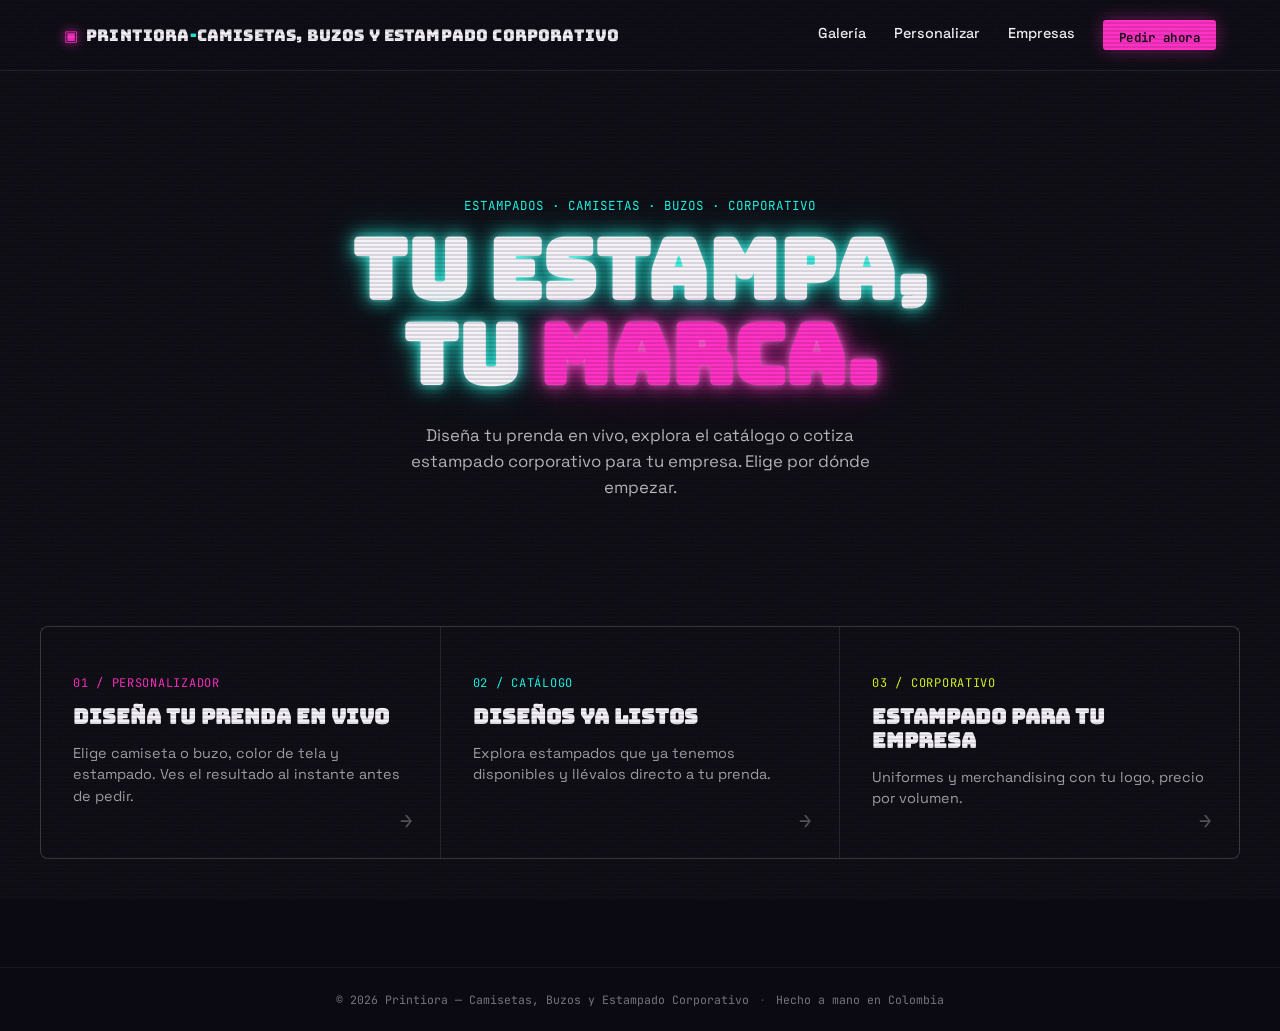
<file: index.html>
<!DOCTYPE html>
<html lang="es">
<head>
<meta charset="UTF-8">
<meta name="viewport" content="width=device-width, initial-scale=1.0">
<title>Printiora — Camisetas, Buzos y Estampado Corporativo</title>
<link rel="preconnect" href="https://fonts.googleapis.com">
<link href="https://fonts.googleapis.com/css2?family=Bungee&family=Space+Grotesk:wght@400;500;700&family=JetBrains+Mono:wght@400;600&display=swap" rel="stylesheet">
<link rel="stylesheet" href="styles.css">
</head>
<body>

<div class="grain"></div>
<div class="scanlines"></div>

<header class="topbar">
  <a href="index.html" class="brand">
    <span class="brand-mark">▣</span>
    <span class="brand-text">PRINTIORA<span class="brand-accent">-</span>Camisetas, Buzos y Estampado Corporativo</span>
  </a>
  <nav class="nav">
    <a href="galeria.html">Galería</a>
    <a href="personalizar.html">Personalizar</a>
    <a href="empresas.html">Empresas</a>
    <a href="personalizar.html" class="nav-cta">Pedir ahora</a>
  </nav>
</header>

<main>

  <section class="landing-hero">
    <p class="eyebrow" style="justify-content:center; display:flex;">Estampados · Camisetas · Buzos · Corporativo</p>
    <h1 class="landing-title">Tu estampa,<br>tu <span class="accent">Marca.</span></h1>
    <p class="landing-sub">Diseña tu prenda en vivo, explora el catálogo o cotiza estampado corporativo para tu empresa. Elige por dónde empezar.</p>
  </section>

  <section class="category-grid">
    <a href="personalizar.html" class="category-card cat-personalizar">
      <span class="category-num">01 / PERSONALIZADOR</span>
      <h2>Diseña tu prenda en vivo</h2>
      <p>Elige camiseta o buzo, color de tela y estampado. Ves el resultado al instante antes de pedir.</p>
    </a>
    <a href="galeria.html" class="category-card cat-galeria">
      <span class="category-num">02 / CATÁLOGO</span>
      <h2>Diseños ya listos</h2>
      <p>Explora estampados que ya tenemos disponibles y llévalos directo a tu prenda.</p>
    </a>
    <a href="empresas.html" class="category-card cat-empresas">
      <span class="category-num">03 / CORPORATIVO</span>
      <h2>Estampado para tu empresa</h2>
      <p>Uniformes y merchandising con tu logo, precio por volumen.</p>
    </a>
  </section>

</main>

<footer class="footer">
  <span>© <span id="year"></span> Printiora — Camisetas, Buzos y Estampado Corporativo</span>
  <span class="footer-dot">·</span>
  <span>Hecho a mano en Colombia</span>
</footer>

<script src="script.js"></script>
</body>
</html>
</file>
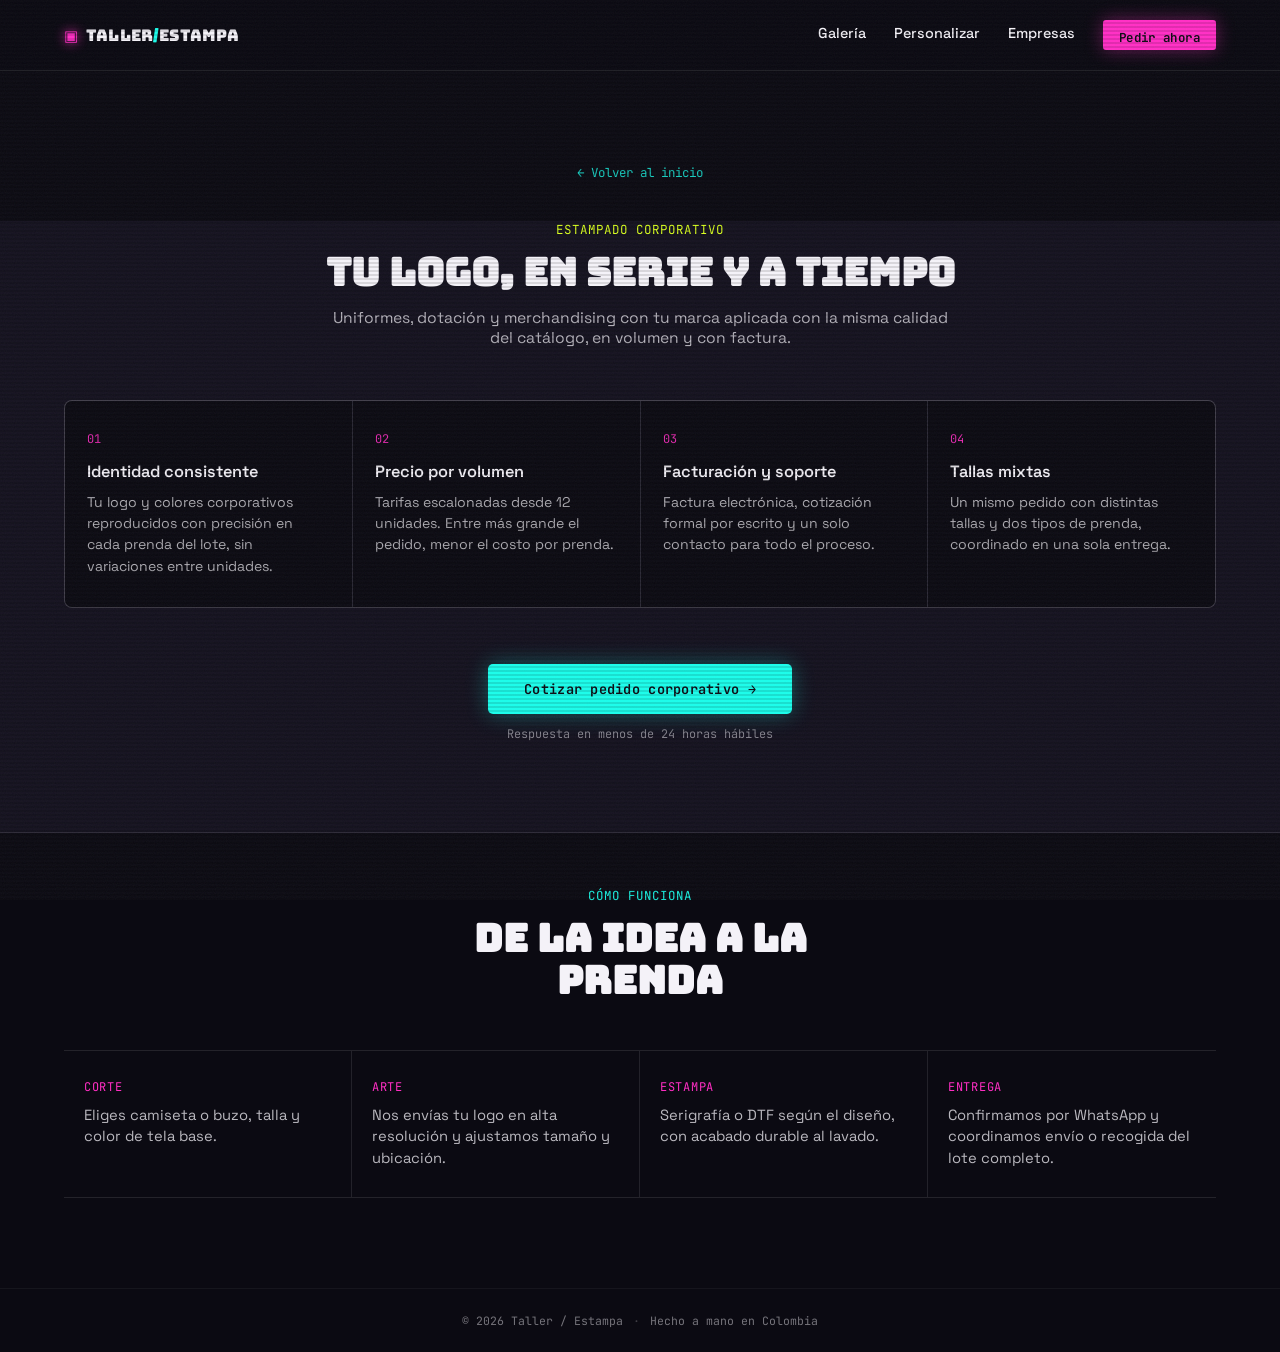
<file: empresas.html>
<!DOCTYPE html>
<html lang="es">
<head>
<meta charset="UTF-8">
<meta name="viewport" content="width=device-width, initial-scale=1.0">
<title>Estampado corporativo — Taller / Estampa</title>
<link rel="preconnect" href="https://fonts.googleapis.com">
<link href="https://fonts.googleapis.com/css2?family=Bungee&family=Space+Grotesk:wght@400;500;700&family=JetBrains+Mono:wght@400;600&display=swap" rel="stylesheet">
<link rel="stylesheet" href="styles.css">
</head>
<body>

<div class="grain"></div>
<div class="scanlines"></div>

<header class="topbar">
  <a href="index.html" class="brand">
    <span class="brand-mark">▣</span>
    <span class="brand-text">TALLER<span class="brand-accent">/</span>ESTAMPA</span>
  </a>
  <nav class="nav">
    <a href="galeria.html">Galería</a>
    <a href="personalizar.html">Personalizar</a>
    <a href="empresas.html">Empresas</a>
    <a href="personalizar.html" class="nav-cta">Pedir ahora</a>
  </nav>
</header>

<main>

  <div class="page-header">
    <a href="index.html" class="back-link">← Volver al inicio</a>
  </div>

  <!-- EMPRESAS / CORPORATIVO -->
  <section class="corp" id="empresas" style="border-top:none; padding-top:0;">
    <div class="corp-inner">
      <div class="corp-head">
        <p class="eyebrow eyebrow-corp">Estampado corporativo</p>
        <h2 class="section-title corp-title">Tu logo, en serie y a tiempo</h2>
        <p class="section-sub corp-sub">Uniformes, dotación y merchandising con tu marca aplicada con la misma calidad del catálogo, en volumen y con factura.</p>
      </div>

      <div class="corp-grid">
        <div class="corp-card">
          <span class="corp-num">01</span>
          <h3>Identidad consistente</h3>
          <p>Tu logo y colores corporativos reproducidos con precisión en cada prenda del lote, sin variaciones entre unidades.</p>
        </div>
        <div class="corp-card">
          <span class="corp-num">02</span>
          <h3>Precio por volumen</h3>
          <p>Tarifas escalonadas desde 12 unidades. Entre más grande el pedido, menor el costo por prenda.</p>
        </div>
        <div class="corp-card">
          <span class="corp-num">03</span>
          <h3>Facturación y soporte</h3>
          <p>Factura electrónica, cotización formal por escrito y un solo contacto para todo el proceso.</p>
        </div>
        <div class="corp-card">
          <span class="corp-num">04</span>
          <h3>Tallas mixtas</h3>
          <p>Un mismo pedido con distintas tallas y dos tipos de prenda, coordinado en una sola entrega.</p>
        </div>
      </div>

      <div class="corp-cta-row">
        <a href="https://wa.me/573000000000?text=Hola%2C%20quiero%20cotizar%20un%20pedido%20corporativo%20con%20mi%20logo." class="cta-button cta-button-corp" target="_blank" rel="noopener">Cotizar pedido corporativo →</a>
        <span class="corp-cta-hint">Respuesta en menos de 24 horas hábiles</span>
      </div>
    </div>
  </section>

  <!-- PROCESO -->
  <section class="process" id="proceso">
    <div class="section-head">
      <p class="eyebrow">Cómo funciona</p>
      <h2 class="section-title">De la idea a la prenda</h2>
    </div>
    <div class="process-strip">
      <div class="process-step">
        <span class="process-label">CORTE</span>
        <p>Eliges camiseta o buzo, talla y color de tela base.</p>
      </div>
      <div class="process-step">
        <span class="process-label">ARTE</span>
        <p>Nos envías tu logo en alta resolución y ajustamos tamaño y ubicación.</p>
      </div>
      <div class="process-step">
        <span class="process-label">ESTAMPA</span>
        <p>Serigrafía o DTF según el diseño, con acabado durable al lavado.</p>
      </div>
      <div class="process-step">
        <span class="process-label">ENTREGA</span>
        <p>Confirmamos por WhatsApp y coordinamos envío o recogida del lote completo.</p>
      </div>
    </div>
  </section>

</main>

<footer class="footer">
  <span>© <span id="year"></span> Taller / Estampa</span>
  <span class="footer-dot">·</span>
  <span>Hecho a mano en Colombia</span>
</footer>

<script src="script.js"></script>
</body>
</html>
</file>
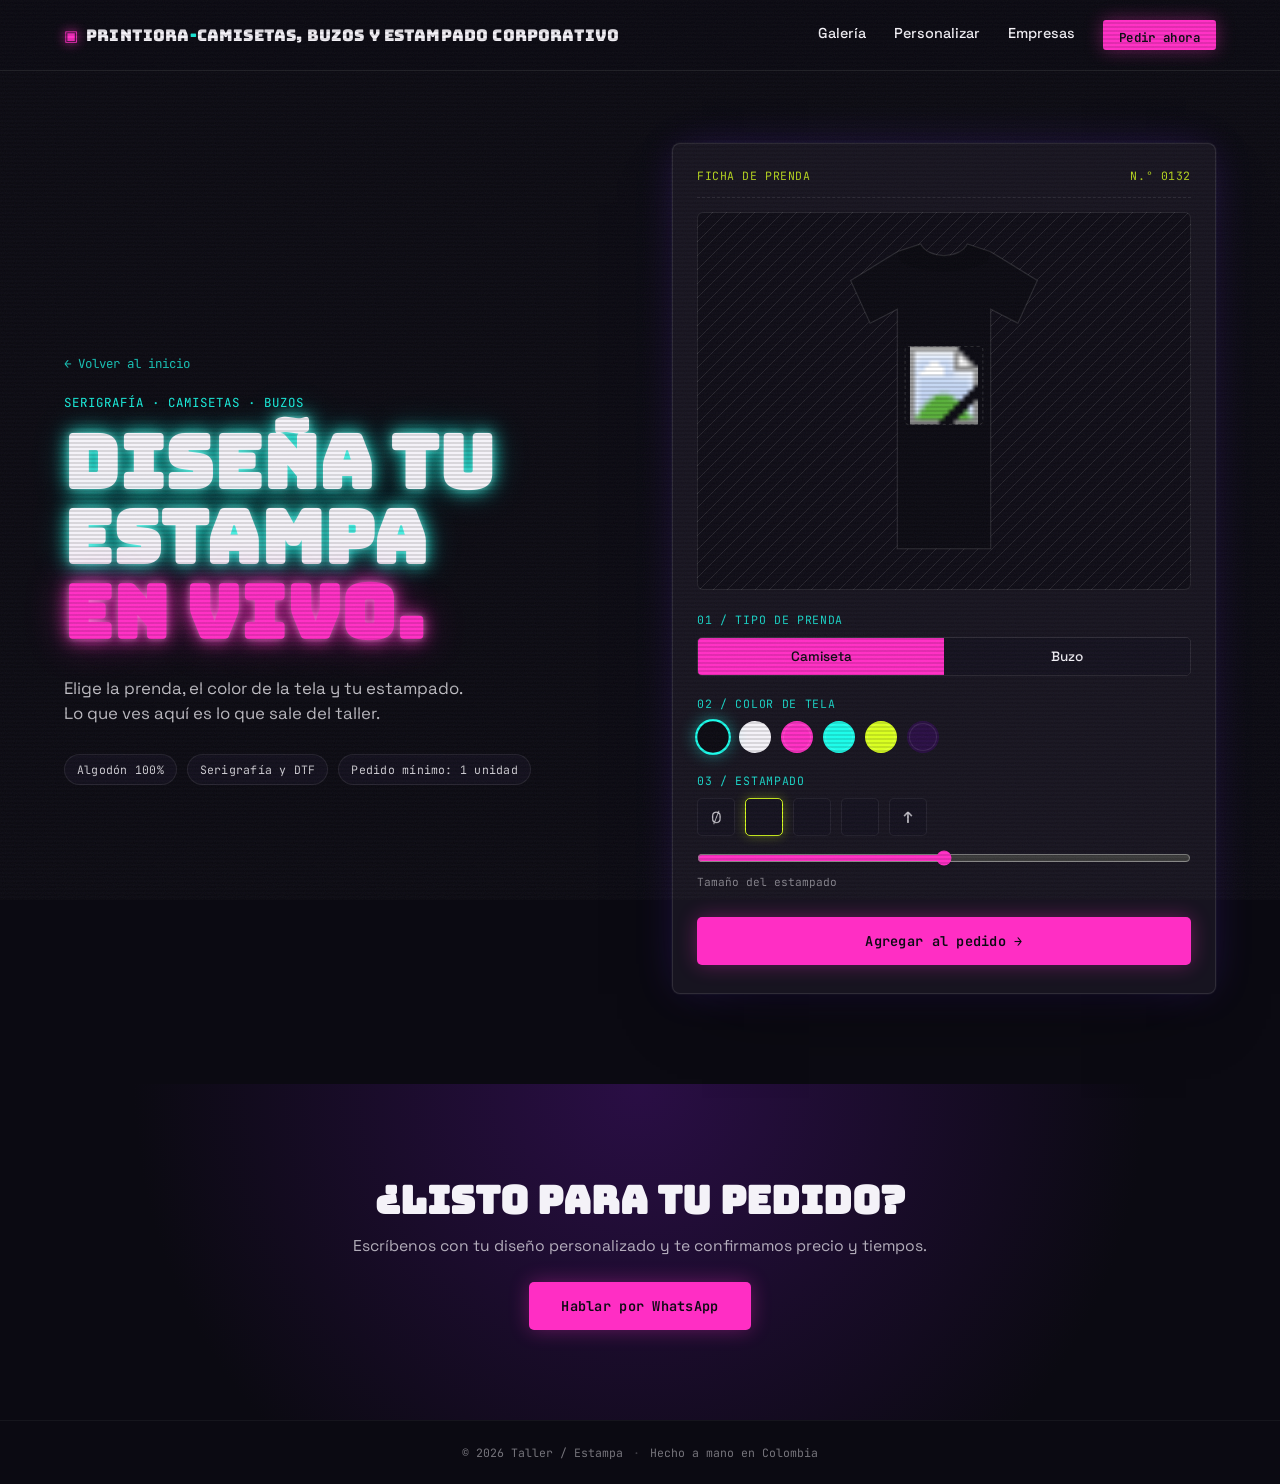
<file: personalizar.html>
<!DOCTYPE html>
<html lang="es">
<head>
<meta charset="UTF-8">
<meta name="viewport" content="width=device-width, initial-scale=1.0">
<title>Personalizar tu prenda — PRINTIORA / Camisetas, Buzos y Estampado Corporativo</title>
<link rel="preconnect" href="https://fonts.googleapis.com">
<link href="https://fonts.googleapis.com/css2?family=Bungee&family=Space+Grotesk:wght@400;500;700&family=JetBrains+Mono:wght@400;600&display=swap" rel="stylesheet">
<link rel="stylesheet" href="styles.css">
</head>
<body>

<div class="grain"></div>
<div class="scanlines"></div>

<header class="topbar">
  <a href="index.html" class="brand">
    <span class="brand-mark">▣</span>
    <span class="brand-text">PRINTIORA<span class="brand-accent">-</span>Camisetas, Buzos y Estampado Corporativo</span>
  </a>
  <nav class="nav">
    <a href="galeria.html">Galería</a>
    <a href="personalizar.html">Personalizar</a>
    <a href="empresas.html">Empresas</a>
    <a href="#contacto" class="nav-cta">Pedir ahora</a>
  </nav>
</header>

<main>

  <!-- HERO / PERSONALIZADOR -->
  <section class="hero" id="personalizar">
    <div class="hero-text">
      <a href="index.html" class="back-link">← Volver al inicio</a>
      <p class="eyebrow">Serigrafía · Camisetas · Buzos</p>
      <h1 class="hero-title">
        <span class="spray-line">Diseña tu</span>
        <span class="spray-line">estampa</span>
        <span class="spray-line hero-title-accent">en vivo.</span>
      </h1>
      <p class="hero-sub">Elige la prenda, el color de la tela y tu estampado. Lo que ves aquí es lo que sale del taller.</p>
      <div class="hero-tags">
        <span class="tag-pill">Algodón 100%</span>
        <span class="tag-pill">Serigrafía y DTF</span>
        <span class="tag-pill">Pedido mínimo: 1 unidad</span>
      </div>
    </div>

    <div class="swatch-card" id="customizer">
      <div class="swatch-tag">
        <span class="swatch-tag-label">FICHA DE PRENDA</span>
        <span class="swatch-tag-id">N.° <span id="orderId">0427</span></span>
      </div>

      <div class="mockup-stage">
        <svg id="garmentSvg" viewBox="0 0 360 420" class="garment-svg">
          <!-- Camiseta -->
          <g id="garment-tshirt" class="garment-shape">
            <path class="garment-fill" d="M120 18 L150 8 C160 28 200 28 210 8 L240 18 L300 55 L275 110 L240 92 L240 400 L120 400 L120 92 L85 110 L60 55 Z"/>
            <path class="garment-shade" d="M120 18 L150 8 C160 28 200 28 210 8 L240 18 L235 32 C205 48 155 48 125 32 Z" opacity="0.18"/>
          </g>
          <!-- Buzo -->
          <g id="garment-hoodie" class="garment-shape" style="display:none">
            <path class="garment-fill" d="M115 25 C108 8 95 4 78 12 L40 35 L20 80 L55 100 L70 78 L70 400 L290 400 L290 78 L305 100 L340 80 L320 35 L282 12 C265 4 252 8 245 25 C225 42 135 42 115 25 Z"/>
            <path class="garment-shade" d="M115 25 C135 42 225 42 245 25 L240 45 C215 58 145 58 120 45 Z" opacity="0.18"/>
            <ellipse class="garment-shade" cx="180" cy="38" rx="34" ry="10" opacity="0.12"/>
          </g>
          <!-- Zona de estampado -->
          <image id="printImage" x="130" y="140" width="100" height="100" preserveAspectRatio="xMidYMid meet" opacity="0"/>
          <rect id="printZoneOutline" x="130" y="140" width="100" height="100" fill="none" stroke="#ffffff33" stroke-dasharray="4 4" rx="4"/>
        </svg>
      </div>

      <div class="controls">

        <div class="control-block">
          <label class="control-label">01 / Tipo de prenda</label>
          <div class="seg-control" id="garmentControl">
            <button class="seg-btn active" data-garment="tshirt">Camiseta</button>
            <button class="seg-btn" data-garment="hoodie">Buzo</button>
          </div>
        </div>

        <div class="control-block">
          <label class="control-label">02 / Color de tela</label>
          <div class="color-row" id="colorControl">
            <button class="color-dot active" style="--c:#0B0A12" data-color="#0B0A12" title="Negro asfalto"></button>
            <button class="color-dot" style="--c:#F4F2F8" data-color="#F4F2F8" title="Blanco"></button>
            <button class="color-dot" style="--c:#FF2EC4" data-color="#FF2EC4" title="Magenta neón"></button>
            <button class="color-dot" style="--c:#1AFCEA" data-color="#1AFCEA" title="Cian eléctrico"></button>
            <button class="color-dot" style="--c:#D9FF1E" data-color="#D9FF1E" title="Amarillo ácido"></button>
            <button class="color-dot" style="--c:#2A0E45" data-color="#2A0E45" title="Violeta profundo"></button>
          </div>
        </div>

        <div class="control-block">
          <label class="control-label">03 / Estampado</label>
          <div class="print-row" id="printControl">
            <button class="print-thumb" data-print="" title="Sin estampado">
              <span>Ø</span>
            </button>
            <button class="print-thumb active" data-print="https://api.iconify.design/ph/mountains-fill.svg?color=%23FF2EC4" title="Montañas"></button>
            <button class="print-thumb" data-print="https://api.iconify.design/ph/lightning-fill.svg?color=%231AFCEA" title="Rayo"></button>
            <button class="print-thumb" data-print="https://api.iconify.design/ph/flower-lotus-fill.svg?color=%23D9FF1E" title="Flor"></button>
            <label class="print-thumb print-upload" title="Subir tu diseño">
              <input type="file" id="printUpload" accept="image/*" hidden>
              <span>↑</span>
            </label>
          </div>
          <input type="range" id="printSize" min="40" max="160" value="100" class="size-slider">
          <span class="control-hint">Tamaño del estampado</span>
        </div>

        <button class="cta-button" id="addToOrder">Agregar al pedido →</button>
      </div>
    </div>
  </section>

  <!-- CONTACTO -->
  <section class="contact" id="contacto">
    <div class="contact-inner">
      <h2 class="section-title">¿Listo para tu pedido?</h2>
      <p class="section-sub">Escríbenos con tu diseño personalizado y te confirmamos precio y tiempos.</p>
      <a href="https://wa.me/573208349019" class="cta-button cta-button-light" target="_blank" rel="noopener">Hablar por WhatsApp</a>
    </div>
  </section>

</main>

<footer class="footer">
  <span>© <span id="year"></span> Taller / Estampa</span>
  <span class="footer-dot">·</span>
  <span>Hecho a mano en Colombia</span>
</footer>

<script src="script.js"></script>
</body>
</html>
</file>
<file: styles.css>
:root{
  --bg:#0B0A12;
  --bg-soft:#14111F;
  --paper:#171420;
  --ink:#F4F2F8;
  --magenta:#FF2EC4;
  --cyan:#1AFCEA;
  --acid:#D9FF1E;
  --violet:#6A2EFF;
  --line:#ffffff1a;
  --radius:3px;
}

*{margin:0;padding:0;box-sizing:border-box;}

html{scroll-behavior:smooth;}

body{
  background:var(--bg);
  color:var(--ink);
  font-family:'Space Grotesk', sans-serif;
  -webkit-font-smoothing:antialiased;
  overflow-x:hidden;
}

@media (prefers-reduced-motion: reduce){
  html{scroll-behavior:auto;}
  *{animation-duration:0.001ms !important; transition-duration:0.001ms !important;}
}

.grain{
  position:fixed; inset:0; pointer-events:none; z-index:998;
  opacity:0.05; mix-blend-mode:screen;
  background-image:url("data:image/svg+xml,%3Csvg xmlns='http://www.w3.org/2000/svg' width='160' height='160'%3E%3Cfilter id='n'%3E%3CfeTurbulence type='fractalNoise' baseFrequency='0.9' numOctaves='2' stitchTiles='stitch'/%3E%3C/filter%3E%3Crect width='100%25' height='100%25' filter='url(%23n)'/%3E%3C/svg%3E");
}
.scanlines{
  position:fixed; inset:0; pointer-events:none; z-index:997;
  opacity:0.35;
  background:repeating-linear-gradient(to bottom, transparent 0 2px, #00000055 2px 4px);
}

a{color:inherit; text-decoration:none;}
button{font-family:inherit; cursor:pointer; border:none; background:none;}

/* ===== TOPBAR ===== */
.topbar{
  position:sticky; top:0; z-index:50;
  display:flex; align-items:center; justify-content:space-between;
  padding:20px 5vw;
  background:rgba(11,10,18,0.85);
  backdrop-filter:blur(6px);
  border-bottom:1px solid var(--line);
}
.brand{display:flex; align-items:center; gap:8px; font-family:'Bungee', sans-serif; font-size:1rem; letter-spacing:0.01em; text-transform:uppercase;}
.brand-mark{font-size:0.95rem; color:var(--magenta); text-shadow:0 0 12px var(--magenta);}
.brand-accent{color:var(--cyan);}
.nav{display:flex; align-items:center; gap:28px; font-size:0.9rem; font-weight:500;}
.nav a{position:relative; padding-bottom:4px;}
.nav a:not(.nav-cta)::after{
  content:''; position:absolute; left:0; bottom:0; width:0; height:1px; background:var(--cyan);
  box-shadow:0 0 6px var(--cyan);
  transition:width 0.25s ease;
}
.nav a:not(.nav-cta):hover::after{width:100%;}
.nav-cta{
  background:var(--magenta); color:#0B0A12;
  padding:9px 16px; border-radius:var(--radius);
  font-family:'JetBrains Mono', monospace; font-size:0.78rem; letter-spacing:0.03em; font-weight:600;
  box-shadow:0 0 18px #FF2EC466;
  transition:background 0.2s ease, box-shadow 0.2s ease;
}
.nav-cta:hover{background:var(--acid); box-shadow:0 0 22px #D9FF1E88;}

/* ===== HERO ===== */
.hero{
  display:grid; grid-template-columns:1fr 1fr; gap:5vw;
  align-items:center;
  padding:8vh 5vw 10vh;
  max-width:1400px; margin:0 auto;
  position:relative;
}
.eyebrow{
  font-family:'JetBrains Mono', monospace; font-size:0.78rem; letter-spacing:0.08em; text-transform:uppercase;
  color:var(--cyan); margin-bottom:14px;
}
.hero-title{
  font-family:'Bungee', sans-serif;
  font-size:clamp(2.6rem, 6.6vw, 4.6rem);
  line-height:1.02;
  letter-spacing:0.01em;
  text-transform:uppercase;
}
.spray-line{
  display:block;
  color:var(--ink);
  text-shadow:
    0 0 6px #ffffff55,
    0 0 18px var(--cyan),
    0 0 36px #1AFCEA44;
}
.hero-title-accent{
  color:var(--magenta) !important;
  text-shadow:
    0 0 6px #ffffff55,
    0 0 18px var(--magenta),
    0 0 40px #FF2EC466;
}
.hero-sub{
  margin-top:26px; font-size:1.05rem; line-height:1.5; max-width:420px; opacity:0.78;
}
.hero-tags{display:flex; flex-wrap:wrap; gap:10px; margin-top:28px;}
.tag-pill{
  font-family:'JetBrains Mono', monospace; font-size:0.72rem; letter-spacing:0.02em;
  border:1px solid var(--line); padding:7px 12px; border-radius:20px; opacity:0.85;
  background:var(--bg-soft);
}

/* ===== SWATCH CARD (personalizador) ===== */
.swatch-card{
  background:var(--paper);
  border:1px solid var(--line);
  border-radius:8px;
  padding:24px 24px 28px;
  position:relative;
  box-shadow:
    0 30px 70px -30px rgba(0,0,0,0.7),
    0 0 0 1px #ffffff08,
    0 0 40px -10px #6A2EFF55;
}
.swatch-tag{
  display:flex; justify-content:space-between; align-items:center;
  border-bottom:1px dashed var(--line);
  padding-bottom:14px; margin-bottom:14px;
  font-family:'JetBrains Mono', monospace; font-size:0.72rem; letter-spacing:0.05em;
  color:var(--acid); opacity:0.85;
}
.mockup-stage{
  display:flex; justify-content:center; align-items:center;
  background:
    linear-gradient(135deg, transparent 49%, var(--line) 49%, var(--line) 51%, transparent 51%) 0 0/14px 14px;
  background-color:#0E0C16;
  border-radius:6px;
  padding:18px 0;
  margin-bottom:22px;
  border:1px solid var(--line);
}
.garment-svg{ width:100%; max-width:280px; height:340px; transition:transform 0.4s ease;}
.garment-fill{ fill:#0B0A12; transition:fill 0.35s ease; stroke:#ffffff22; stroke-width:1.5;}
.garment-shade{ fill:#000000; pointer-events:none;}

.control-block{ margin-bottom:20px;}
.control-label{
  display:block; font-family:'JetBrains Mono', monospace; font-size:0.72rem;
  letter-spacing:0.06em; text-transform:uppercase; color:var(--cyan); opacity:0.85; margin-bottom:10px;
}
.control-hint{ display:block; font-size:0.7rem; opacity:0.5; margin-top:4px; font-family:'JetBrains Mono', monospace;}

.seg-control{ display:flex; border:1px solid var(--line); border-radius:5px; overflow:hidden;}
.seg-btn{
  flex:1; padding:10px 0; font-size:0.85rem; font-weight:500; background:var(--bg-soft); color:var(--ink);
  transition:background 0.2s ease, color 0.2s ease, box-shadow 0.2s ease;
}
.seg-btn.active{ background:var(--magenta); color:#0B0A12; box-shadow:0 0 16px #FF2EC455;}

.color-row{ display:flex; gap:10px; flex-wrap:wrap;}
.color-dot{
  width:32px; height:32px; border-radius:50%;
  background:var(--c);
  border:2px solid transparent;
  box-shadow:inset 0 0 0 1px var(--line);
  transition:transform 0.15s ease, border-color 0.15s ease, box-shadow 0.15s ease;
}
.color-dot:hover{ transform:scale(1.1);}
.color-dot.active{ border-color:var(--cyan); transform:scale(1.12); box-shadow:0 0 14px #1AFCEA77;}

.print-row{ display:flex; gap:10px; flex-wrap:wrap; margin-bottom:10px;}
.print-thumb{
  width:38px; height:38px; border:1px solid var(--line); border-radius:5px;
  display:flex; align-items:center; justify-content:center; font-size:1rem; opacity:0.75; color:var(--ink);
  background:var(--bg-soft); transition:border-color 0.15s ease, opacity 0.15s ease, box-shadow 0.15s ease;
}
.print-thumb:hover{ opacity:1;}
.print-thumb.active{ border-color:var(--acid); opacity:1; box-shadow:0 0 12px #D9FF1E55;}
.print-upload{ cursor:pointer; font-weight:600;}
.size-slider{ width:100%; accent-color:var(--magenta); margin-top:4px;}

.cta-button{
  display:inline-flex; align-items:center; justify-content:center; gap:8px;
  width:100%; margin-top:8px;
  background:var(--magenta); color:#0B0A12;
  font-family:'JetBrains Mono', monospace; font-size:0.85rem; letter-spacing:0.02em; font-weight:600;
  padding:15px 0; border-radius:5px;
  box-shadow:0 0 20px #FF2EC455;
  transition:background 0.2s ease, transform 0.15s ease, box-shadow 0.2s ease;
}
.cta-button:hover{ background:var(--acid); box-shadow:0 0 26px #D9FF1E77;}
.cta-button:active{ transform:scale(0.98);}
.cta-button-light{ width:auto; padding:15px 32px;}

/* ===== SECTION HEADS ===== */
.section-head{ max-width:600px; margin:0 auto 48px; text-align:center; padding:0 5vw;}
.section-title{
  font-family:'Bungee', sans-serif; font-size:clamp(1.6rem, 3.6vw, 2.4rem);
  text-transform:uppercase; line-height:1.1; margin-top:6px;
}
.section-sub{ margin-top:14px; opacity:0.7; font-size:0.98rem;}

/* ===== GALLERY ===== */
.gallery{ padding:10vh 5vw; max-width:1400px; margin:0 auto;}
.gallery-grid{
  display:grid; grid-template-columns:repeat(auto-fill, minmax(240px,1fr)); gap:18px;
}
.design-card{
  background:var(--paper); border:1px solid var(--line); border-radius:6px; overflow:hidden;
  cursor:pointer; transition:transform 0.2s ease, box-shadow 0.2s ease, border-color 0.2s ease;
}
.design-card:hover{ transform:translateY(-4px); box-shadow:0 20px 50px -24px #6A2EFF66; border-color:#ffffff33;}
.design-card-art{
  height:200px; display:flex; align-items:center; justify-content:center;
  background:#0E0C16; position:relative;
}
.design-card-art img{ width:60%; height:60%; object-fit:contain; filter:drop-shadow(0 0 14px currentColor);}
.design-card-info{ padding:14px 16px; border-top:1px dashed var(--line); display:flex; justify-content:space-between; align-items:baseline;}
.design-card-name{ font-weight:600; font-size:0.95rem;}
.design-card-tag{ font-family:'JetBrains Mono', monospace; font-size:0.7rem; opacity:0.55; color:var(--cyan);}

/* ===== CORPORATIVO ===== */
.corp{
  background:var(--bg-soft);
  border-top:1px solid var(--line);
  border-bottom:1px solid var(--line);
  padding:10vh 5vw;
}
.corp-inner{ max-width:1200px; margin:0 auto;}
.corp-head{ max-width:640px; margin:0 auto 52px; text-align:center;}
.eyebrow-corp{ color:var(--acid);}
.corp-title{ color:var(--ink);}
.corp-sub{ opacity:0.72;}

.corp-grid{
  display:grid; grid-template-columns:repeat(4,1fr); gap:1px;
  background:var(--line);
  border:1px solid var(--line);
  border-radius:8px;
  overflow:hidden;
}
.corp-card{
  background:var(--bg);
  padding:30px 22px;
}
.corp-num{
  font-family:'JetBrains Mono', monospace; font-size:0.75rem; color:var(--magenta); opacity:0.9; display:block; margin-bottom:14px;
}
.corp-card h3{ font-size:1.02rem; margin-bottom:10px; font-weight:600;}
.corp-card p{ font-size:0.88rem; line-height:1.5; opacity:0.7;}

.corp-cta-row{
  display:flex; flex-direction:column; align-items:center; gap:12px; margin-top:48px;
}
.cta-button-corp{
  width:auto; padding:16px 36px;
  background:var(--cyan); color:#0B0A12; box-shadow:0 0 22px #1AFCEA55;
}
.cta-button-corp:hover{ background:var(--acid); box-shadow:0 0 28px #D9FF1E77;}
.corp-cta-hint{ font-family:'JetBrains Mono', monospace; font-size:0.74rem; opacity:0.5;}

/* ===== PROCESS ===== */
.process{ padding:6vh 5vw 10vh; max-width:1400px; margin:0 auto;}
.process-strip{
  display:grid; grid-template-columns:repeat(4,1fr); gap:0;
  border-top:1px solid var(--line); border-bottom:1px solid var(--line);
}
.process-step{
  padding:28px 20px; border-right:1px solid var(--line);
}
.process-step:last-child{ border-right:none;}
.process-label{
  font-family:'JetBrains Mono', monospace; font-size:0.75rem; letter-spacing:0.06em;
  color:var(--magenta); display:block; margin-bottom:10px;
}
.process-step p{ font-size:0.92rem; line-height:1.45; opacity:0.75;}

/* ===== CONTACT ===== */
.contact{
  background:radial-gradient(circle at 50% 0%, #2A0E45 0%, #0B0A12 70%);
  color:var(--ink); padding:10vh 5vw; text-align:center;
}
.contact .section-title{ color:var(--ink);}
.contact-inner{ max-width:600px; margin:0 auto; display:flex; flex-direction:column; align-items:center;}
.contact .section-sub{ color:var(--ink); opacity:0.7;}
.contact .cta-button-light{ margin-top:26px;}

/* ===== FOOTER ===== */
.footer{
  display:flex; justify-content:center; gap:10px; align-items:center;
  padding:24px; font-family:'JetBrains Mono', monospace; font-size:0.72rem; opacity:0.45;
  border-top:1px solid var(--line);
}
.footer-dot{ opacity:0.5;}

/* ===== RESPONSIVE ===== */
@media (max-width:900px){
  .hero{ grid-template-columns:1fr; padding-top:4vh;}
  .process-strip{ grid-template-columns:1fr; border-left:1px solid var(--line); border-right:1px solid var(--line);}
  .process-step{ border-right:none; border-bottom:1px solid var(--line);}
  .process-step:last-child{ border-bottom:none;}
  .corp-grid{ grid-template-columns:1fr 1fr;}
}
@media (max-width:560px){
  .corp-grid{ grid-template-columns:1fr;}
}

/* ===== Focus visibility ===== */
a:focus-visible, button:focus-visible, input:focus-visible{
  outline:2px solid var(--cyan); outline-offset:2px;
}

/* ===== LANDING / CATEGORÍAS ===== */
.landing-hero{
  max-width:900px; margin:0 auto; text-align:center;
  padding:14vh 5vw 8vh;
}
.landing-title{
  font-family:'Bungee', sans-serif;
  font-size:clamp(2.8rem, 7vw, 5.2rem);
  line-height:1.02; text-transform:uppercase;
  color:var(--ink);
  text-shadow:0 0 6px #ffffff55, 0 0 18px var(--cyan), 0 0 40px #1AFCEA44;
}
.landing-title .accent{
  color:var(--magenta);
  text-shadow:0 0 6px #ffffff55, 0 0 18px var(--magenta), 0 0 40px #FF2EC466;
}
.landing-sub{
  margin:24px auto 0; max-width:520px; font-size:1.05rem; opacity:0.75; line-height:1.55;
}

.category-grid{
  display:grid; grid-template-columns:repeat(3,1fr); gap:1px;
  background:var(--line); border:1px solid var(--line); border-radius:8px;
  max-width:1200px; margin:6vh auto 12vh; overflow:hidden;
}
.category-card{
  background:var(--bg); padding:48px 32px;
  display:flex; flex-direction:column; align-items:flex-start; gap:14px;
  transition:background 0.25s ease, transform 0.25s ease;
  position:relative; overflow:hidden;
}
.category-card:hover{ background:var(--bg-soft); transform:translateY(-4px);}
.category-card::after{
  content:'→'; position:absolute; right:28px; bottom:24px;
  font-family:'JetBrains Mono', monospace; font-size:1.3rem; opacity:0.3;
  transition:opacity 0.25s ease, transform 0.25s ease;
}
.category-card:hover::after{ opacity:1; transform:translateX(4px);}
.category-num{
  font-family:'JetBrains Mono', monospace; font-size:0.75rem; letter-spacing:0.06em;
}
.category-card.cat-personalizar .category-num{ color:var(--magenta);}
.category-card.cat-galeria .category-num{ color:var(--cyan);}
.category-card.cat-empresas .category-num{ color:var(--acid);}
.category-card h2{
  font-family:'Bungee', sans-serif; font-size:1.3rem; text-transform:uppercase; line-height:1.15;
}
.category-card p{ font-size:0.9rem; opacity:0.65; line-height:1.5;}

@media (max-width:900px){
  .category-grid{ grid-template-columns:1fr;}
}

/* ===== PAGE HEADER (subpáginas) ===== */
.page-header{
  max-width:1000px; margin:0 auto; text-align:center;
  padding:10vh 5vw 2vh;
}
.page-header .eyebrow{ justify-content:center; display:flex;}
.back-link{
  display:inline-flex; align-items:center; gap:6px;
  font-family:'JetBrains Mono', monospace; font-size:0.78rem;
  color:var(--cyan); opacity:0.8; margin-bottom:22px;
}
.back-link:hover{ opacity:1;}
</file>
